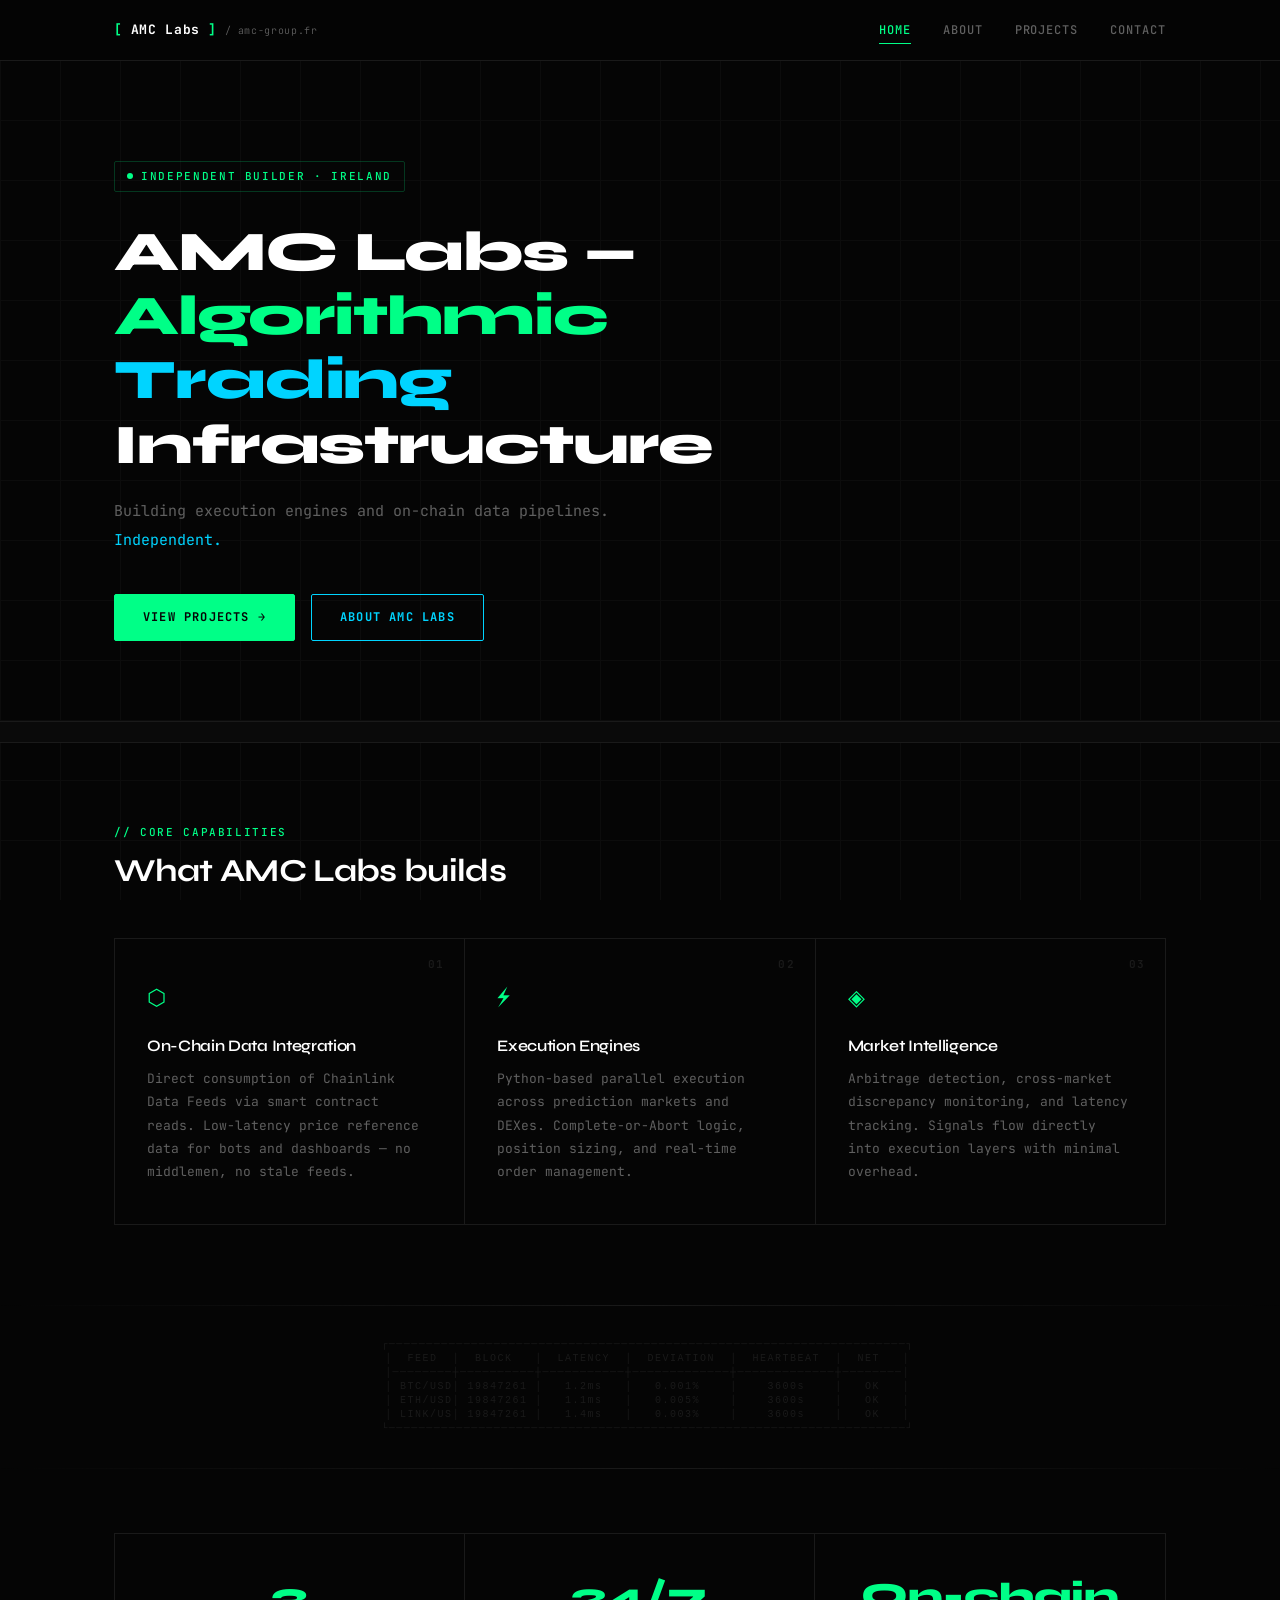
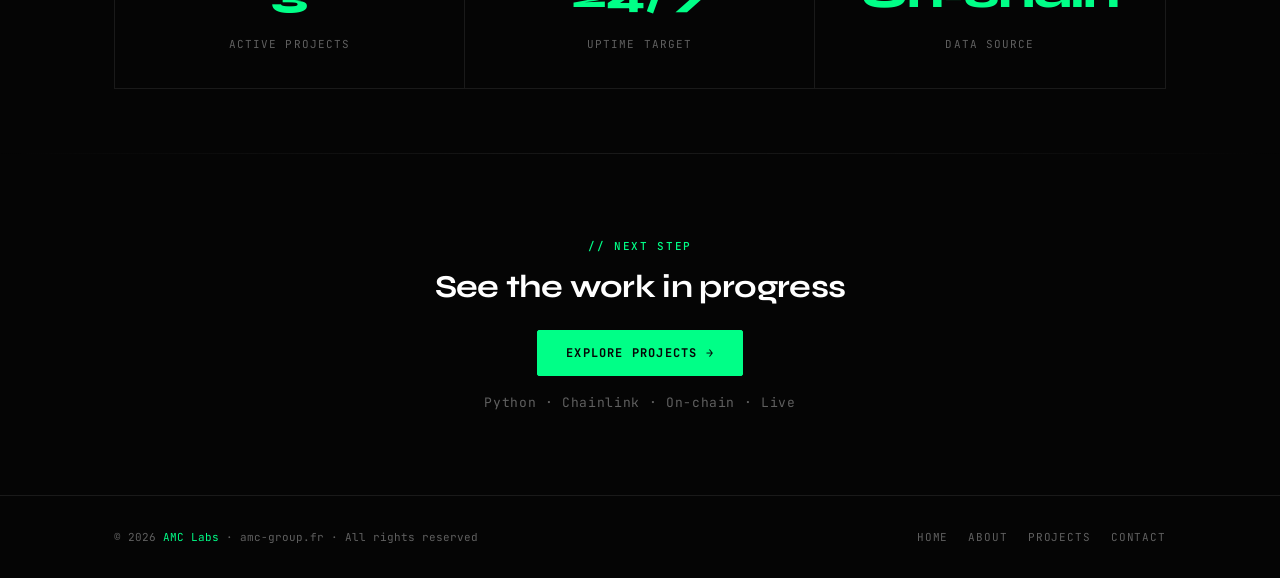
<file: index.html>
<!DOCTYPE html>
<html lang="en">
<head>
  <meta charset="UTF-8" />
  <meta name="viewport" content="width=device-width, initial-scale=1.0" />
  <meta name="description" content="AMC Labs — Algorithmic trading infrastructure. Building execution engines and on-chain data pipelines. Independent." />
  <meta name="keywords" content="algorithmic trading, on-chain data, Chainlink, execution engine, quant, AMC Labs" />
  <meta name="author" content="AMC Labs" />
  <meta property="og:title" content="AMC Labs — Algorithmic Trading Infrastructure" />
  <meta property="og:description" content="Building execution engines and on-chain data pipelines. Independent." />
  <meta property="og:type" content="website" />
  <title>AMC Labs — Algorithmic Trading Infrastructure</title>
  <link rel="stylesheet" href="styles.css" />
  <style>
    /* ── Index-specific styles ─── */

    /* Hero */
    .hero {
      padding: 100px 0 80px;
      position: relative;
      overflow: hidden;
    }

    .hero-tag {
      display: inline-flex;
      align-items: center;
      gap: 8px;
      font-size: 11px;
      font-weight: 500;
      letter-spacing: 0.15em;
      text-transform: uppercase;
      color: var(--green);
      border: 1px solid rgba(0, 255, 135, 0.2);
      padding: 5px 12px;
      border-radius: 2px;
      margin-bottom: 28px;
    }

    .hero-tag .dot {
      width: 6px;
      height: 6px;
      border-radius: 50%;
      background: var(--green);
      animation: pulse 1.5s ease-in-out infinite;
    }

    .hero h1 {
      max-width: 700px;
      margin-bottom: 20px;
    }

    .hero h1 .accent-green { color: var(--green); }
    .hero h1 .accent-cyan  { color: var(--cyan); }

    .hero-tagline {
      font-family: var(--font-mono);
      font-size: 15px;
      color: var(--text-dim);
      max-width: 540px;
      margin-bottom: 40px;
      line-height: 1.9;
    }

    .hero-tagline strong {
      color: var(--cyan);
      font-weight: 400;
    }

    .hero-actions {
      display: flex;
      align-items: center;
      gap: 16px;
      flex-wrap: wrap;
    }

    .hero-meta {
      font-size: 11px;
      color: var(--text-dim);
      letter-spacing: 0.08em;
    }

    /* ASCII Ticker / data decoration */
    .data-strip {
      border-top: 1px solid var(--border);
      border-bottom: 1px solid var(--border);
      background: var(--bg-2);
      overflow: hidden;
      padding: 10px 0;
      position: relative;
    }

    .ticker-track {
      display: flex;
      gap: 0;
      animation: ticker 28s linear infinite;
      white-space: nowrap;
    }

    .ticker-track:hover { animation-play-state: paused; }

    @keyframes ticker {
      0%   { transform: translateX(0); }
      100% { transform: translateX(-50%); }
    }

    .ticker-item {
      display: inline-flex;
      align-items: center;
      gap: 8px;
      padding: 0 28px;
      font-size: 11px;
      font-weight: 500;
      letter-spacing: 0.05em;
      color: var(--text-dim);
      border-right: 1px solid var(--border);
    }

    .ticker-item .sym   { color: #fff; font-weight: 700; }
    .ticker-item .up    { color: var(--green); }
    .ticker-item .down  { color: #ff4d6d; }
    .ticker-item .delta { font-size: 10px; }

    /* Features */
    .features {
      padding: 80px 0;
    }

    .features-grid {
      display: grid;
      grid-template-columns: repeat(3, 1fr);
      gap: 1px;
      background: var(--border);
      border: 1px solid var(--border);
    }

    .feature-block {
      background: var(--bg);
      padding: 40px 32px;
      position: relative;
      transition: background var(--transition);
    }

    .feature-block:hover {
      background: var(--bg-2);
    }

    .feature-icon {
      font-family: var(--font-mono);
      font-size: 22px;
      margin-bottom: 20px;
      display: block;
      color: var(--green);
    }

    .feature-block h3 {
      margin-bottom: 12px;
      font-size: 1rem;
    }

    .feature-block p {
      font-size: 13px;
      color: var(--text-dim);
      line-height: 1.8;
    }

    .feature-num {
      position: absolute;
      top: 16px;
      right: 20px;
      font-size: 11px;
      color: var(--border);
      font-weight: 700;
      letter-spacing: 0.1em;
    }

    /* ASCII grid decoration */
    .ascii-deco {
      font-family: var(--font-mono);
      font-size: 10px;
      line-height: 1.4;
      color: var(--border);
      user-select: none;
      pointer-events: none;
      overflow: hidden;
      padding: 32px 0;
      text-align: center;
      letter-spacing: 0.15em;
    }

    /* CTA section */
    .cta-section {
      padding: 80px 0;
      text-align: center;
    }

    .cta-section p {
      font-size: 13px;
      color: var(--text-dim);
      margin-top: 16px;
      letter-spacing: 0.05em;
    }

    /* Stats row */
    .stats-row {
      display: grid;
      grid-template-columns: repeat(3, 1fr);
      border: 1px solid var(--border);
    }

    .stat-item {
      padding: 32px;
      border-right: 1px solid var(--border);
      text-align: center;
    }

    .stat-item:last-child { border-right: none; }

    .stat-value {
      font-family: var(--font-head);
      font-size: 2.2rem;
      font-weight: 800;
      color: var(--green);
      display: block;
      margin-bottom: 6px;
    }

    .stat-label {
      font-size: 11px;
      color: var(--text-dim);
      letter-spacing: 0.1em;
      text-transform: uppercase;
    }

    @media (max-width: 768px) {
      .hero { padding: 64px 0 56px; }

      .features-grid {
        grid-template-columns: 1fr;
      }

      .stats-row {
        grid-template-columns: 1fr;
      }

      .stat-item {
        border-right: none;
        border-bottom: 1px solid var(--border);
      }

      .stat-item:last-child { border-bottom: none; }

      .ascii-deco { display: none; }
    }
  </style>
</head>
<body>

<!-- ── Header ────────────────────────────────────────────── -->
<header class="site-header">
  <div class="container header-inner">
    <a href="index.html" class="logo">
      <span class="logo-bracket">[</span>AMC Labs<span class="logo-bracket">]</span>
      <span class="logo-sub">/ amc-group.fr</span>
    </a>
    <nav class="site-nav" id="site-nav" aria-label="Main navigation">
      <a href="index.html" class="active">Home</a>
      <a href="about.html">About</a>
      <a href="projects.html">Projects</a>
      <a href="contact.html">Contact</a>
    </nav>
    <button class="nav-toggle" id="nav-toggle" aria-label="Toggle navigation" aria-expanded="false">
      <span></span><span></span><span></span>
    </button>
  </div>
</header>

<!-- ── Main ──────────────────────────────────────────────── -->
<main>

  <!-- Hero -->
  <section class="hero">
    <div class="container">
      <div class="hero-tag">
        <span class="dot"></span>
        Independent Builder · Ireland
      </div>
      <h1>AMC Labs —<br><span class="accent-green">Algorithmic</span> <span class="accent-cyan">Trading</span><br>Infrastructure</h1>
      <p class="hero-tagline">
        Building execution engines and on-chain data pipelines.<br>
        <strong>Independent.</strong>
      </p>
      <div class="hero-actions">
        <a href="projects.html" class="btn btn-primary">View Projects &rarr;</a>
        <a href="about.html" class="btn btn-outline">About AMC Labs</a>
      </div>
    </div>
  </section>

  <!-- Live Ticker -->
  <div class="data-strip" aria-hidden="true">
    <div class="ticker-track" id="ticker">
      <!-- populated dynamically by ticker.js -->
    </div>
  </div>

  <!-- Features -->
  <section class="features">
    <div class="container">
      <div class="section-header">
        <span class="label">// core capabilities</span>
        <h2>What AMC Labs builds</h2>
      </div>

      <div class="features-grid">
        <div class="feature-block">
          <span class="feature-num">01</span>
          <span class="feature-icon">⬡</span>
          <h3>On-Chain Data Integration</h3>
          <p>Direct consumption of Chainlink Data Feeds via smart contract reads. Low-latency price reference data for bots and dashboards — no middlemen, no stale feeds.</p>
        </div>
        <div class="feature-block">
          <span class="feature-num">02</span>
          <span class="feature-icon">⚡</span>
          <h3>Execution Engines</h3>
          <p>Python-based parallel execution across prediction markets and DEXes. Complete-or-Abort logic, position sizing, and real-time order management.</p>
        </div>
        <div class="feature-block">
          <span class="feature-num">03</span>
          <span class="feature-icon">◈</span>
          <h3>Market Intelligence</h3>
          <p>Arbitrage detection, cross-market discrepancy monitoring, and latency tracking. Signals flow directly into execution layers with minimal overhead.</p>
        </div>
      </div>
    </div>
  </section>

  <div class="divider"></div>

  <!-- ASCII decoration -->
  <div class="ascii-deco" aria-hidden="true">
    <pre>
  ┌─────────────────────────────────────────────────────────────────────┐
  │  FEED  │  BLOCK   │  LATENCY  │  DEVIATION  │  HEARTBEAT  │  NET   │
  │────────┼──────────┼───────────┼─────────────┼─────────────┼────────│
  │ BTC/USD│ 19847261 │   1.2ms   │   0.001%    │    3600s    │   OK   │
  │ ETH/USD│ 19847261 │   1.1ms   │   0.005%    │    3600s    │   OK   │
  │ LINK/US│ 19847261 │   1.4ms   │   0.003%    │    3600s    │   OK   │
  └─────────────────────────────────────────────────────────────────────┘</pre>
  </div>

  <div class="divider"></div>

  <!-- Stats -->
  <section style="padding: 64px 0;">
    <div class="container">
      <div class="stats-row">
        <div class="stat-item">
          <span class="stat-value">3</span>
          <span class="stat-label">Active Projects</span>
        </div>
        <div class="stat-item">
          <span class="stat-value">24/7</span>
          <span class="stat-label">Uptime Target</span>
        </div>
        <div class="stat-item">
          <span class="stat-value">On-chain</span>
          <span class="stat-label">Data Source</span>
        </div>
      </div>
    </div>
  </section>

  <div class="divider"></div>

  <!-- CTA -->
  <section class="cta-section">
    <div class="container">
      <span class="label">// next step</span>
      <h2 style="margin-top: 12px; margin-bottom: 24px;">See the work in progress</h2>
      <a href="projects.html" class="btn btn-primary">Explore Projects &rarr;</a>
      <p>Python · Chainlink · On-chain · Live</p>
    </div>
  </section>

</main>

<!-- ── Footer ────────────────────────────────────────────── -->
<footer class="site-footer">
  <div class="container footer-inner">
    <p class="footer-copy">&copy; 2026 <span>AMC Labs</span> · amc-group.fr · All rights reserved</p>
    <nav class="footer-links" aria-label="Footer navigation">
      <a href="index.html">Home</a>
      <a href="about.html">About</a>
      <a href="projects.html">Projects</a>
      <a href="contact.html">Contact</a>
    </nav>
  </div>
</footer>

<script>
  // Mobile nav toggle
  const toggle = document.getElementById('nav-toggle');
  const nav    = document.getElementById('site-nav');
  toggle.addEventListener('click', () => {
    const open = nav.classList.toggle('open');
    toggle.setAttribute('aria-expanded', open);
  });

  // Close nav on link click
  nav.querySelectorAll('a').forEach(a => {
    a.addEventListener('click', () => {
      nav.classList.remove('open');
      toggle.setAttribute('aria-expanded', 'false');
    });
  });
</script>

<script>
  // ── Live Crypto Ticker (Binance public API — no key required) ──
  (function () {
    const COINS = [
      { pair: 'BTCUSDT',  sym: 'BTC/USD' },
      { pair: 'ETHUSDT',  sym: 'ETH/USD' },
      { pair: 'LINKUSDT', sym: 'LINK/USD' },
      { pair: 'SOLUSDT',  sym: 'SOL/USD' },
      { pair: 'AVAXUSDT', sym: 'AVAX/USD' },
      { pair: 'ARBUSDT',  sym: 'ARB/USD' },
      { pair: 'DOGEUSDT', sym: 'DOGE/USD' },
      { pair: 'MATICUSDT',sym: 'POL/USD' },
    ];

    const SYMBOLS = JSON.stringify(COINS.map(c => c.pair));
    const API = 'https://api.binance.com/api/v3/ticker/24hr?symbols=' + encodeURIComponent(SYMBOLS);

    function fmt(price) {
      const p = parseFloat(price);
      if (p >= 1000) return p.toLocaleString('en-US', { minimumFractionDigits: 2, maximumFractionDigits: 2 });
      if (p >= 1)    return p.toFixed(4);
      return p.toFixed(6);
    }

    function buildItems(rows) {
      const map = {};
      rows.forEach(r => { map[r.symbol] = r; });
      return COINS.map(coin => {
        const r = map[coin.pair];
        if (!r) return '';
        const change = parseFloat(r.priceChangePercent);
        const up     = change >= 0;
        const arrow  = up ? '▲' : '▼';
        const cls    = up ? 'up' : 'down';
        const sign   = up ? '+' : '';
        return `<span class="ticker-item">`
          + `<span class="sym">${coin.sym}</span>`
          + `<span class="${cls}">${arrow} ${fmt(r.lastPrice)}</span>`
          + `<span class="delta ${cls}">${sign}${change.toFixed(2)}%</span>`
          + `</span>`;
      }).join('');
    }

    function renderTicker(rows) {
      const track = document.getElementById('ticker');
      if (!track) return;
      const items = buildItems(rows);
      if (!items) return;
      track.innerHTML = items + items; // duplicate for seamless CSS loop
    }

    let lastFetch = 0;

    async function fetchPrices() {
      const now = Date.now();
      if (now - lastFetch < 55_000) return;
      lastFetch = now;
      try {
        const res = await fetch(API);
        if (!res.ok) return;
        const data = await res.json();
        renderTicker(data);
      } catch (_) { /* network error — keep previous data */ }
    }

    fetchPrices();
    setInterval(fetchPrices, 60_000);
    document.addEventListener('visibilitychange', () => {
      if (document.visibilityState === 'visible') fetchPrices();
    });
  })();
</script>
</body>
</html>
</file>
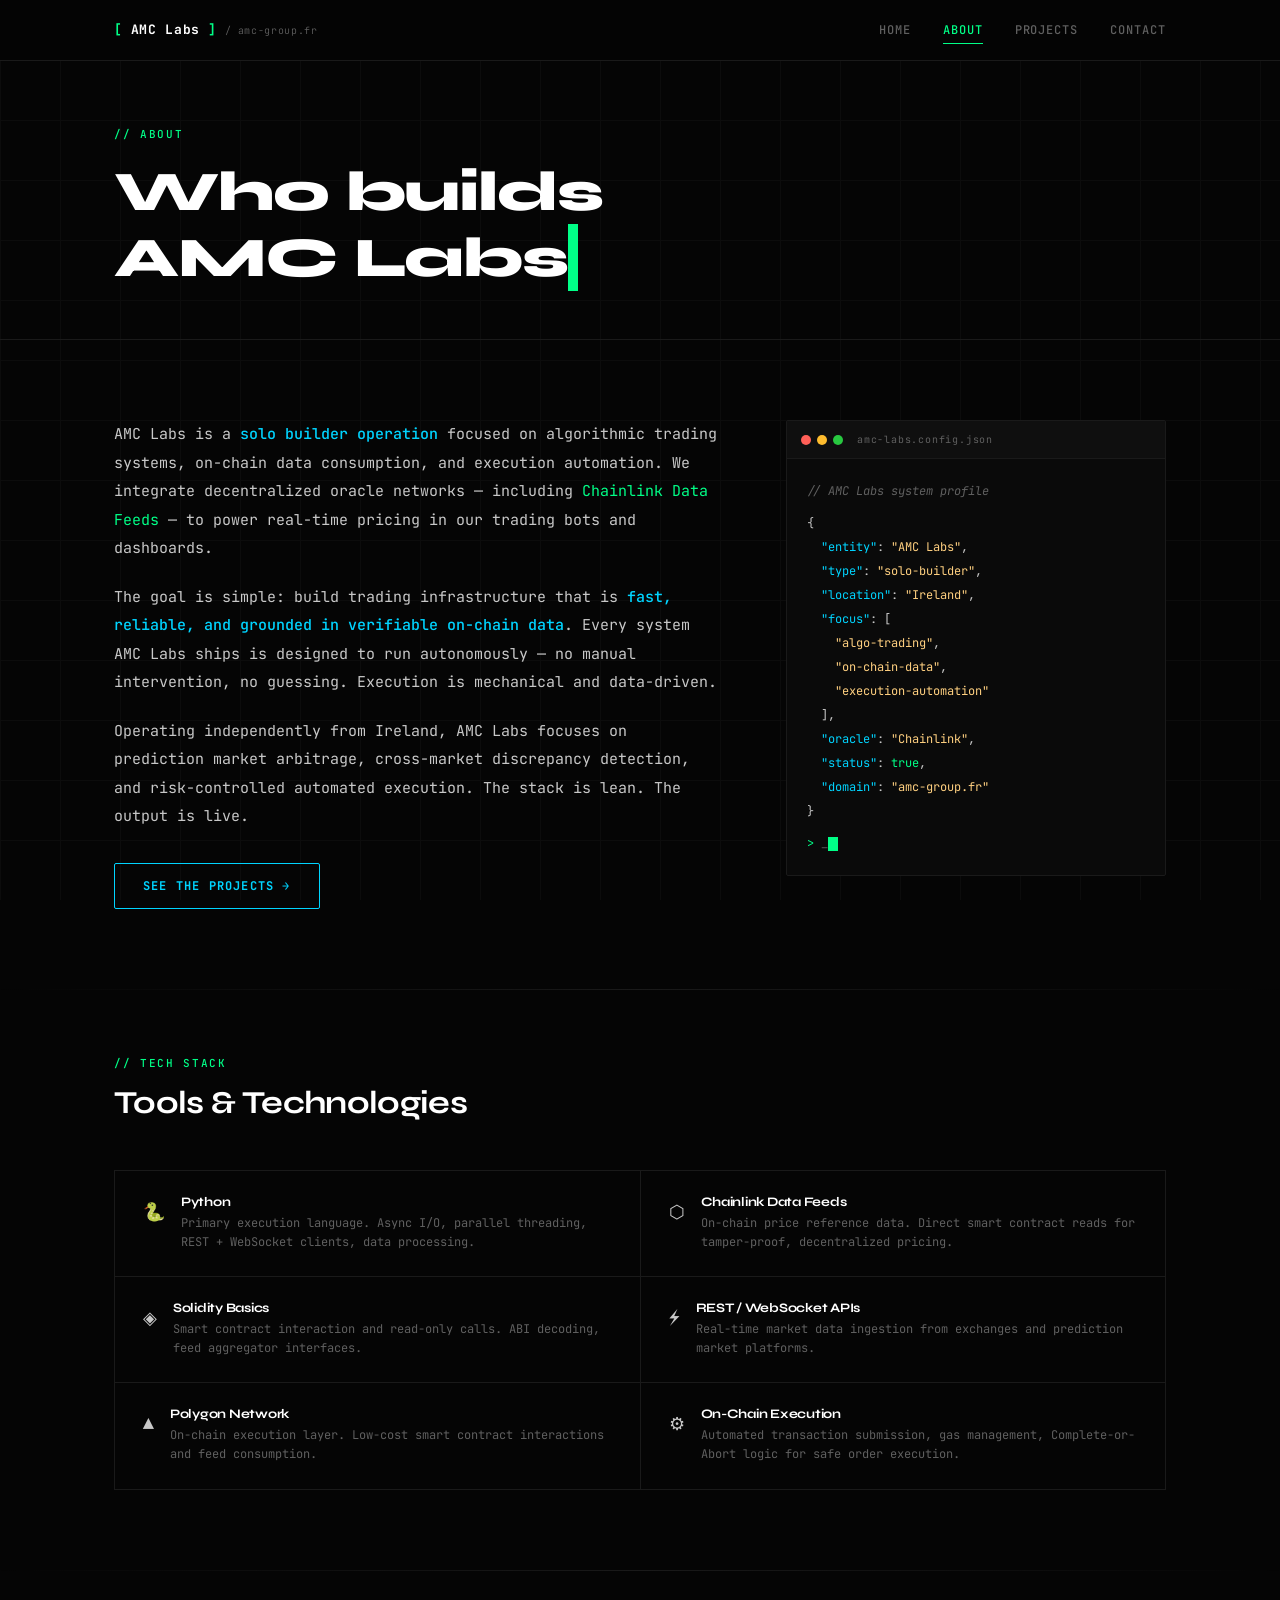
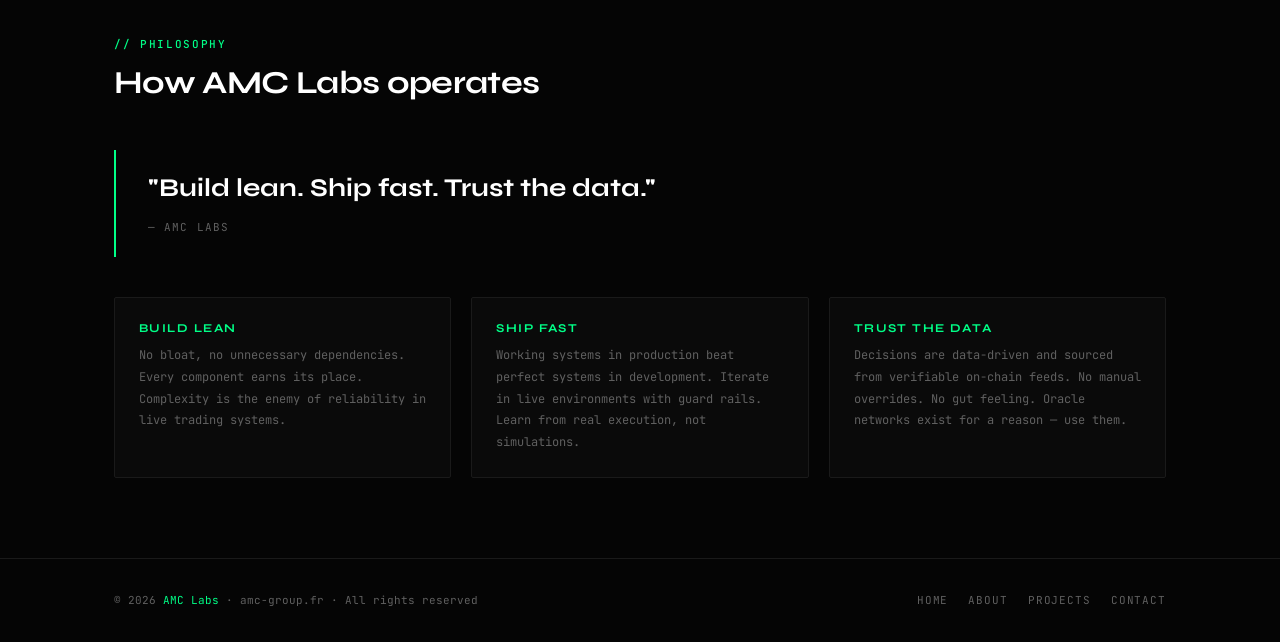
<file: about.html>
<!DOCTYPE html>
<html lang="en">
<head>
  <meta charset="UTF-8" />
  <meta name="viewport" content="width=device-width, initial-scale=1.0" />
  <meta name="description" content="AMC Labs — Solo builder operation focused on algorithmic trading systems, on-chain data, and execution automation." />
  <meta name="author" content="AMC Labs" />
  <meta property="og:title" content="About — AMC Labs" />
  <meta property="og:description" content="Solo builder. Algorithmic trading systems, on-chain data, execution automation." />
  <meta property="og:type" content="website" />
  <title>About — AMC Labs</title>
  <link rel="stylesheet" href="styles.css" />
  <style>
    /* ── About-specific styles ─── */

    .bio-section {
      padding: 80px 0;
    }

    .bio-grid {
      display: grid;
      grid-template-columns: 1fr 380px;
      gap: 64px;
      align-items: start;
    }

    .bio-text p {
      font-size: 15px;
      line-height: 1.9;
      color: var(--text);
      margin-bottom: 20px;
    }

    .bio-text p:last-child { margin-bottom: 0; }

    .bio-text strong {
      color: var(--cyan);
      font-weight: 500;
    }

    .bio-text em {
      color: var(--green);
      font-style: normal;
    }

    /* Terminal bio card */
    .terminal-card {
      background: var(--bg-2);
      border: 1px solid var(--border);
      border-radius: 2px;
      overflow: hidden;
      font-size: 12px;
    }

    .terminal-bar {
      display: flex;
      align-items: center;
      gap: 6px;
      background: var(--bg-3);
      border-bottom: 1px solid var(--border);
      padding: 10px 14px;
    }

    .term-dot {
      width: 10px;
      height: 10px;
      border-radius: 50%;
    }

    .term-dot-r { background: #ff5f57; }
    .term-dot-y { background: #febc2e; }
    .term-dot-g { background: #28c840; }

    .terminal-bar span.term-title {
      margin-left: 8px;
      font-size: 10px;
      color: var(--text-dim);
      letter-spacing: 0.08em;
    }

    .terminal-body {
      padding: 20px;
      line-height: 2;
    }

    .t-line { display: block; }

    .t-key  { color: var(--cyan); }
    .t-val  { color: var(--green); }
    .t-str  { color: #ffd080; }
    .t-com  { color: var(--text-dim); font-style: italic; }
    .t-br   { display: block; height: 8px; }

    /* Stack section */
    .stack-section {
      padding: 0 0 80px;
    }

    .stack-grid {
      display: grid;
      grid-template-columns: repeat(2, 1fr);
      gap: 1px;
      background: var(--border);
      border: 1px solid var(--border);
    }

    .stack-item {
      background: var(--bg);
      padding: 24px 28px;
      display: flex;
      align-items: flex-start;
      gap: 16px;
      transition: background var(--transition);
    }

    .stack-item:hover { background: var(--bg-2); }

    .stack-icon {
      font-size: 18px;
      flex-shrink: 0;
      margin-top: 2px;
    }

    .stack-info h4 {
      font-size: 13px;
      font-weight: 700;
      color: #fff;
      margin-bottom: 4px;
    }

    .stack-info p {
      font-size: 12px;
      color: var(--text-dim);
      line-height: 1.6;
    }

    /* Philosophy */
    .philosophy-section {
      padding: 0 0 80px;
    }

    .philosophy-quote {
      border-left: 2px solid var(--green);
      padding: 20px 0 20px 32px;
      margin: 32px 0;
    }

    .philosophy-quote p {
      font-family: var(--font-head);
      font-size: clamp(1.2rem, 2.5vw, 1.6rem);
      font-weight: 700;
      color: #fff;
      line-height: 1.4;
    }

    .philosophy-quote cite {
      display: block;
      margin-top: 12px;
      font-style: normal;
      font-size: 11px;
      color: var(--text-dim);
      letter-spacing: 0.1em;
      text-transform: uppercase;
    }

    .philosophy-body {
      display: grid;
      grid-template-columns: repeat(3, 1fr);
      gap: 20px;
      margin-top: 40px;
    }

    .phil-card {
      background: var(--bg-2);
      border: 1px solid var(--border);
      padding: 24px;
      border-radius: 2px;
    }

    .phil-card h4 {
      font-size: 12px;
      letter-spacing: 0.12em;
      text-transform: uppercase;
      color: var(--green);
      margin-bottom: 10px;
    }

    .phil-card p {
      font-size: 12px;
      color: var(--text-dim);
      line-height: 1.8;
    }

    @media (max-width: 900px) {
      .bio-grid {
        grid-template-columns: 1fr;
        gap: 40px;
      }
    }

    @media (max-width: 768px) {
      .stack-grid { grid-template-columns: 1fr; }
      .philosophy-body { grid-template-columns: 1fr; }
    }
  </style>
</head>
<body>

<!-- ── Header ────────────────────────────────────────────── -->
<header class="site-header">
  <div class="container header-inner">
    <a href="index.html" class="logo">
      <span class="logo-bracket">[</span>AMC Labs<span class="logo-bracket">]</span>
      <span class="logo-sub">/ amc-group.fr</span>
    </a>
    <nav class="site-nav" id="site-nav" aria-label="Main navigation">
      <a href="index.html">Home</a>
      <a href="about.html" class="active">About</a>
      <a href="projects.html">Projects</a>
      <a href="contact.html">Contact</a>
    </nav>
    <button class="nav-toggle" id="nav-toggle" aria-label="Toggle navigation" aria-expanded="false">
      <span></span><span></span><span></span>
    </button>
  </div>
</header>

<!-- ── Main ──────────────────────────────────────────────── -->
<main>

  <!-- Page Hero -->
  <section class="page-hero">
    <div class="container">
      <span class="label">// about</span>
      <h1>Who builds<br>AMC Labs<span class="cursor"></span></h1>
    </div>
  </section>

  <!-- Bio -->
  <section class="bio-section">
    <div class="container">
      <div class="bio-grid">
        <div class="bio-text">
          <p>
            AMC Labs is a <strong>solo builder operation</strong> focused on algorithmic trading systems,
            on-chain data consumption, and execution automation. We integrate decentralized oracle networks —
            including <em>Chainlink Data Feeds</em> — to power real-time pricing in our trading bots
            and dashboards.
          </p>
          <p>
            The goal is simple: build trading infrastructure that is <strong>fast, reliable, and grounded
            in verifiable on-chain data</strong>. Every system AMC Labs ships is designed to run
            autonomously — no manual intervention, no guessing. Execution is mechanical and data-driven.
          </p>
          <p>
            Operating independently from Ireland, AMC Labs focuses on prediction market arbitrage,
            cross-market discrepancy detection, and risk-controlled automated execution. The stack is
            lean. The output is live.
          </p>
          <div style="margin-top: 32px;">
            <a href="projects.html" class="btn btn-outline">See the projects &rarr;</a>
          </div>
        </div>

        <!-- Terminal card -->
        <div class="terminal-card" aria-hidden="true">
          <div class="terminal-bar">
            <span class="term-dot term-dot-r"></span>
            <span class="term-dot term-dot-y"></span>
            <span class="term-dot term-dot-g"></span>
            <span class="term-title">amc-labs.config.json</span>
          </div>
          <div class="terminal-body">
            <span class="t-line"><span class="t-com">// AMC Labs system profile</span></span>
            <span class="t-br"></span>
            <span class="t-line">{</span>
            <span class="t-line">&nbsp;&nbsp;<span class="t-key">"entity"</span>: <span class="t-str">"AMC Labs"</span>,</span>
            <span class="t-line">&nbsp;&nbsp;<span class="t-key">"type"</span>: <span class="t-str">"solo-builder"</span>,</span>
            <span class="t-line">&nbsp;&nbsp;<span class="t-key">"location"</span>: <span class="t-str">"Ireland"</span>,</span>
            <span class="t-line">&nbsp;&nbsp;<span class="t-key">"focus"</span>: [</span>
            <span class="t-line">&nbsp;&nbsp;&nbsp;&nbsp;<span class="t-str">"algo-trading"</span>,</span>
            <span class="t-line">&nbsp;&nbsp;&nbsp;&nbsp;<span class="t-str">"on-chain-data"</span>,</span>
            <span class="t-line">&nbsp;&nbsp;&nbsp;&nbsp;<span class="t-str">"execution-automation"</span></span>
            <span class="t-line">&nbsp;&nbsp;],</span>
            <span class="t-line">&nbsp;&nbsp;<span class="t-key">"oracle"</span>: <span class="t-str">"Chainlink"</span>,</span>
            <span class="t-line">&nbsp;&nbsp;<span class="t-key">"status"</span>: <span class="t-val">true</span>,</span>
            <span class="t-line">&nbsp;&nbsp;<span class="t-key">"domain"</span>: <span class="t-str">"amc-group.fr"</span></span>
            <span class="t-line">}</span>
            <span class="t-br"></span>
            <span class="t-line"><span class="prompt" style="color:var(--text-dim)">_</span><span class="cursor"></span></span>
          </div>
        </div>
      </div>
    </div>
  </section>

  <div class="divider"></div>

  <!-- Stack -->
  <section class="stack-section">
    <div class="container">
      <div class="section-header" style="padding-top: 64px;">
        <span class="label">// tech stack</span>
        <h2>Tools &amp; Technologies</h2>
      </div>

      <div class="stack-grid">
        <div class="stack-item">
          <span class="stack-icon">🐍</span>
          <div class="stack-info">
            <h4>Python</h4>
            <p>Primary execution language. Async I/O, parallel threading, REST + WebSocket clients, data processing.</p>
          </div>
        </div>
        <div class="stack-item">
          <span class="stack-icon">⬡</span>
          <div class="stack-info">
            <h4>Chainlink Data Feeds</h4>
            <p>On-chain price reference data. Direct smart contract reads for tamper-proof, decentralized pricing.</p>
          </div>
        </div>
        <div class="stack-item">
          <span class="stack-icon">◈</span>
          <div class="stack-info">
            <h4>Solidity Basics</h4>
            <p>Smart contract interaction and read-only calls. ABI decoding, feed aggregator interfaces.</p>
          </div>
        </div>
        <div class="stack-item">
          <span class="stack-icon">⚡</span>
          <div class="stack-info">
            <h4>REST / WebSocket APIs</h4>
            <p>Real-time market data ingestion from exchanges and prediction market platforms.</p>
          </div>
        </div>
        <div class="stack-item">
          <span class="stack-icon">▲</span>
          <div class="stack-info">
            <h4>Polygon Network</h4>
            <p>On-chain execution layer. Low-cost smart contract interactions and feed consumption.</p>
          </div>
        </div>
        <div class="stack-item">
          <span class="stack-icon">⚙</span>
          <div class="stack-info">
            <h4>On-Chain Execution</h4>
            <p>Automated transaction submission, gas management, Complete-or-Abort logic for safe order execution.</p>
          </div>
        </div>
      </div>
    </div>
  </section>

  <div class="divider"></div>

  <!-- Philosophy -->
  <section class="philosophy-section">
    <div class="container">
      <div class="section-header" style="padding-top: 64px;">
        <span class="label">// philosophy</span>
        <h2>How AMC Labs operates</h2>
      </div>

      <div class="philosophy-quote">
        <p>"Build lean. Ship fast. Trust the data."</p>
        <cite>— AMC Labs</cite>
      </div>

      <div class="philosophy-body">
        <div class="phil-card">
          <h4>Build Lean</h4>
          <p>No bloat, no unnecessary dependencies. Every component earns its place. Complexity is the enemy of reliability in live trading systems.</p>
        </div>
        <div class="phil-card">
          <h4>Ship Fast</h4>
          <p>Working systems in production beat perfect systems in development. Iterate in live environments with guard rails. Learn from real execution, not simulations.</p>
        </div>
        <div class="phil-card">
          <h4>Trust the Data</h4>
          <p>Decisions are data-driven and sourced from verifiable on-chain feeds. No manual overrides. No gut feeling. Oracle networks exist for a reason — use them.</p>
        </div>
      </div>
    </div>
  </section>

</main>

<!-- ── Footer ────────────────────────────────────────────── -->
<footer class="site-footer">
  <div class="container footer-inner">
    <p class="footer-copy">&copy; 2026 <span>AMC Labs</span> · amc-group.fr · All rights reserved</p>
    <nav class="footer-links" aria-label="Footer navigation">
      <a href="index.html">Home</a>
      <a href="about.html">About</a>
      <a href="projects.html">Projects</a>
      <a href="contact.html">Contact</a>
    </nav>
  </div>
</footer>

<script>
  const toggle = document.getElementById('nav-toggle');
  const nav    = document.getElementById('site-nav');
  toggle.addEventListener('click', () => {
    const open = nav.classList.toggle('open');
    toggle.setAttribute('aria-expanded', open);
  });
  nav.querySelectorAll('a').forEach(a => {
    a.addEventListener('click', () => {
      nav.classList.remove('open');
      toggle.setAttribute('aria-expanded', 'false');
    });
  });
</script>
</body>
</html>
</file>
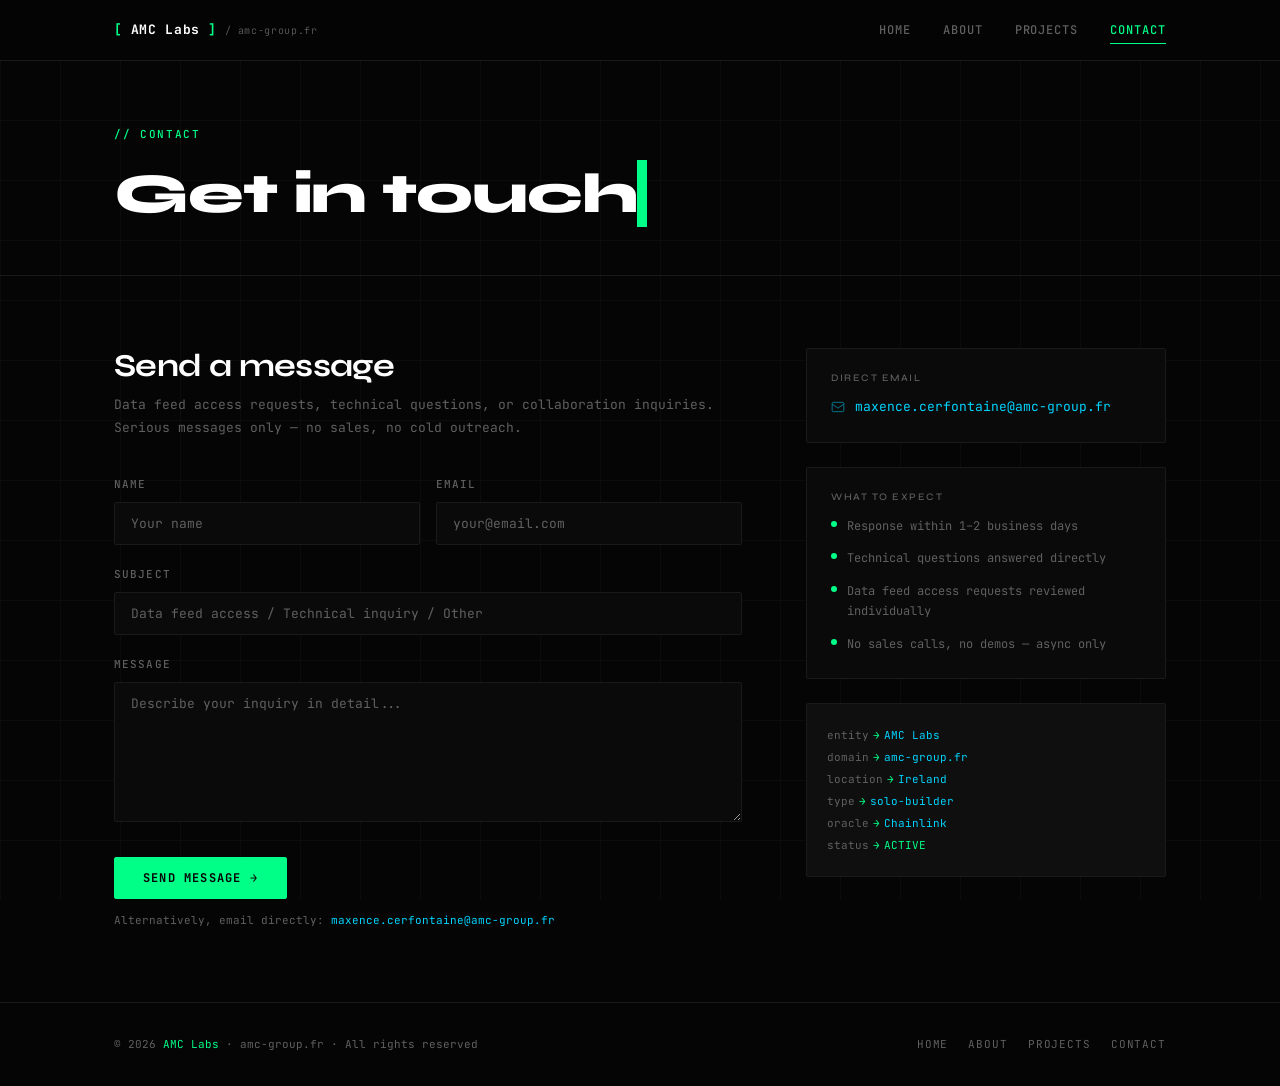
<file: contact.html>
<!DOCTYPE html>
<html lang="en">
<head>
  <meta charset="UTF-8" />
  <meta name="viewport" content="width=device-width, initial-scale=1.0" />
  <meta name="description" content="Contact AMC Labs — algorithmic trading infrastructure. Data feed access, technical questions, collaboration." />
  <meta name="author" content="AMC Labs" />
  <meta property="og:title" content="Contact — AMC Labs" />
  <meta property="og:description" content="Get in touch with AMC Labs for data feed access requests, technical questions, or collaboration." />
  <meta property="og:type" content="website" />
  <title>Contact — AMC Labs</title>
  <link rel="stylesheet" href="styles.css" />
  <style>
    /* ── Contact-specific styles ─── */

    .contact-section {
      padding: 72px 0;
    }

    .contact-grid {
      display: grid;
      grid-template-columns: 1fr 360px;
      gap: 64px;
      align-items: start;
    }

    /* Form */
    .contact-form-wrap h2 {
      margin-bottom: 8px;
    }

    .contact-form-wrap .sub {
      font-size: 13px;
      color: var(--text-dim);
      margin-bottom: 36px;
      line-height: 1.8;
    }

    .contact-form {
      display: flex;
      flex-direction: column;
    }

    .form-row {
      display: grid;
      grid-template-columns: 1fr 1fr;
      gap: 16px;
    }

    .form-submit {
      margin-top: 8px;
    }

    .form-note {
      margin-top: 12px;
      font-size: 11px;
      color: var(--text-dim);
      line-height: 1.7;
    }

    /* Form feedback */
    .form-feedback {
      display: none;
      margin-top: 16px;
      padding: 14px 18px;
      border-radius: 2px;
      font-size: 12px;
      line-height: 1.7;
    }

    .form-feedback.success {
      display: block;
      background: rgba(0, 255, 135, 0.06);
      border: 1px solid rgba(0, 255, 135, 0.2);
      color: var(--green);
    }

    .form-feedback.error {
      display: block;
      background: rgba(255, 77, 109, 0.06);
      border: 1px solid rgba(255, 77, 109, 0.2);
      color: #ff4d6d;
    }

    /* Info sidebar */
    .contact-info {
      display: flex;
      flex-direction: column;
      gap: 24px;
    }

    .info-block {
      background: var(--bg-2);
      border: 1px solid var(--border);
      border-radius: 2px;
      padding: 24px;
    }

    .info-block h4 {
      font-size: 10px;
      font-weight: 500;
      letter-spacing: 0.15em;
      text-transform: uppercase;
      color: var(--text-dim);
      margin-bottom: 12px;
    }

    .info-email {
      display: flex;
      align-items: center;
      gap: 10px;
      font-size: 13px;
      color: var(--cyan);
      word-break: break-all;
    }

    .info-email svg {
      flex-shrink: 0;
      opacity: 0.6;
    }

    .info-item {
      display: flex;
      align-items: flex-start;
      gap: 10px;
      margin-bottom: 12px;
      font-size: 12px;
      color: var(--text-dim);
      line-height: 1.7;
    }

    .info-item:last-child { margin-bottom: 0; }

    .info-item .dot {
      width: 6px;
      height: 6px;
      border-radius: 50%;
      background: var(--green);
      flex-shrink: 0;
      margin-top: 5px;
    }

    /* Terminal receipt */
    .terminal-receipt {
      background: var(--bg-3);
      border: 1px solid var(--border);
      border-radius: 2px;
      padding: 20px;
      font-size: 11px;
      line-height: 2;
    }

    .tr-key   { color: var(--text-dim); }
    .tr-val   { color: var(--cyan); }
    .tr-arrow { color: var(--green); margin: 0 4px; }
    .tr-ok    { color: var(--green); }

    @media (max-width: 900px) {
      .contact-grid {
        grid-template-columns: 1fr;
        gap: 40px;
      }
      .contact-info { order: -1; }
    }

    @media (max-width: 600px) {
      .form-row { grid-template-columns: 1fr; }
    }
  </style>
</head>
<body>

<!-- ── Header ────────────────────────────────────────────── -->
<header class="site-header">
  <div class="container header-inner">
    <a href="index.html" class="logo">
      <span class="logo-bracket">[</span>AMC Labs<span class="logo-bracket">]</span>
      <span class="logo-sub">/ amc-group.fr</span>
    </a>
    <nav class="site-nav" id="site-nav" aria-label="Main navigation">
      <a href="index.html">Home</a>
      <a href="about.html">About</a>
      <a href="projects.html">Projects</a>
      <a href="contact.html" class="active">Contact</a>
    </nav>
    <button class="nav-toggle" id="nav-toggle" aria-label="Toggle navigation" aria-expanded="false">
      <span></span><span></span><span></span>
    </button>
  </div>
</header>

<!-- ── Main ──────────────────────────────────────────────── -->
<main>

  <!-- Page Hero -->
  <section class="page-hero">
    <div class="container">
      <span class="label">// contact</span>
      <h1>Get in touch<span class="cursor"></span></h1>
    </div>
  </section>

  <section class="contact-section">
    <div class="container">
      <div class="contact-grid">

        <!-- Form -->
        <div class="contact-form-wrap">
          <h2>Send a message</h2>
          <p class="sub">
            Data feed access requests, technical questions, or collaboration inquiries.
            Serious messages only — no sales, no cold outreach.
          </p>

          <form
            class="contact-form"
            id="contact-form"
            action="https://formspree.io/f/xpzvgjze"
            method="POST"
          >
            <div class="form-row">
              <div class="form-group">
                <label for="name">Name</label>
                <input
                  type="text"
                  id="name"
                  name="name"
                  placeholder="Your name"
                  required
                  autocomplete="name"
                />
              </div>
              <div class="form-group">
                <label for="email">Email</label>
                <input
                  type="email"
                  id="email"
                  name="email"
                  placeholder="your@email.com"
                  required
                  autocomplete="email"
                />
              </div>
            </div>

            <div class="form-group">
              <label for="subject">Subject</label>
              <input
                type="text"
                id="subject"
                name="subject"
                placeholder="Data feed access / Technical inquiry / Other"
              />
            </div>

            <div class="form-group">
              <label for="message">Message</label>
              <textarea
                id="message"
                name="message"
                placeholder="Describe your inquiry in detail..."
                required
              ></textarea>
            </div>

            <!-- Honeypot field for spam prevention -->
            <input type="text" name="_gotcha" style="display:none" />
            <input type="hidden" name="_subject" value="[AMC Labs] New contact form submission" />

            <div class="form-submit">
              <button type="submit" class="btn btn-primary" id="submit-btn">
                Send Message &rarr;
              </button>
            </div>

            <p class="form-note">
              Alternatively, email directly:
              <a href="mailto:maxence.cerfontaine@amc-group.fr">maxence.cerfontaine@amc-group.fr</a>
            </p>

            <div class="form-feedback" id="form-feedback" role="alert"></div>
          </form>
        </div>

        <!-- Info sidebar -->
        <aside class="contact-info">

          <div class="info-block">
            <h4>Direct email</h4>
            <a class="info-email" href="mailto:maxence.cerfontaine@amc-group.fr">
              <svg width="14" height="14" viewBox="0 0 24 24" fill="none" stroke="currentColor" stroke-width="1.5">
                <rect x="2" y="4" width="20" height="16" rx="2"/>
                <path d="m2 7 10 7 10-7"/>
              </svg>
              maxence.cerfontaine@amc-group.fr
            </a>
          </div>

          <div class="info-block">
            <h4>What to expect</h4>
            <div class="info-item">
              <span class="dot"></span>
              <span>Response within 1–2 business days</span>
            </div>
            <div class="info-item">
              <span class="dot"></span>
              <span>Technical questions answered directly</span>
            </div>
            <div class="info-item">
              <span class="dot"></span>
              <span>Data feed access requests reviewed individually</span>
            </div>
            <div class="info-item">
              <span class="dot"></span>
              <span>No sales calls, no demos — async only</span>
            </div>
          </div>

          <div class="terminal-receipt" aria-hidden="true">
            <span class="tr-key">entity</span><span class="tr-arrow">→</span><span class="tr-val">AMC Labs</span><br>
            <span class="tr-key">domain</span><span class="tr-arrow">→</span><span class="tr-val">amc-group.fr</span><br>
            <span class="tr-key">location</span><span class="tr-arrow">→</span><span class="tr-val">Ireland</span><br>
            <span class="tr-key">type</span><span class="tr-arrow">→</span><span class="tr-val">solo-builder</span><br>
            <span class="tr-key">oracle</span><span class="tr-arrow">→</span><span class="tr-val">Chainlink</span><br>
            <span class="tr-key">status</span><span class="tr-arrow">→</span><span class="tr-ok">ACTIVE</span>
          </div>

        </aside>
      </div>
    </div>
  </section>

</main>

<!-- ── Footer ────────────────────────────────────────────── -->
<footer class="site-footer">
  <div class="container footer-inner">
    <p class="footer-copy">&copy; 2026 <span>AMC Labs</span> · amc-group.fr · All rights reserved</p>
    <nav class="footer-links" aria-label="Footer navigation">
      <a href="index.html">Home</a>
      <a href="about.html">About</a>
      <a href="projects.html">Projects</a>
      <a href="contact.html">Contact</a>
    </nav>
  </div>
</footer>

<script>
  // Mobile nav toggle
  const toggle = document.getElementById('nav-toggle');
  const nav    = document.getElementById('site-nav');
  toggle.addEventListener('click', () => {
    const open = nav.classList.toggle('open');
    toggle.setAttribute('aria-expanded', open);
  });
  nav.querySelectorAll('a').forEach(a => {
    a.addEventListener('click', () => {
      nav.classList.remove('open');
      toggle.setAttribute('aria-expanded', 'false');
    });
  });

  // Form submission with fetch (Formspree AJAX)
  const form     = document.getElementById('contact-form');
  const feedback = document.getElementById('form-feedback');
  const submitBtn = document.getElementById('submit-btn');

  form.addEventListener('submit', async (e) => {
    e.preventDefault();
    submitBtn.textContent = 'Sending...';
    submitBtn.disabled = true;
    feedback.className = 'form-feedback';
    feedback.textContent = '';

    try {
      const res = await fetch(form.action, {
        method: 'POST',
        body: new FormData(form),
        headers: { 'Accept': 'application/json' }
      });

      if (res.ok) {
        feedback.className = 'form-feedback success';
        feedback.textContent = '✓ Message sent. You will receive a reply within 1–2 business days.';
        form.reset();
      } else {
        const data = await res.json();
        throw new Error(data.error || 'Submission failed');
      }
    } catch (err) {
      feedback.className = 'form-feedback error';
      feedback.textContent = 'Submission failed. Please email directly: maxence.cerfontaine@amc-group.fr';
    } finally {
      submitBtn.textContent = 'Send Message →';
      submitBtn.disabled = false;
    }
  });
</script>
</body>
</html>
</file>
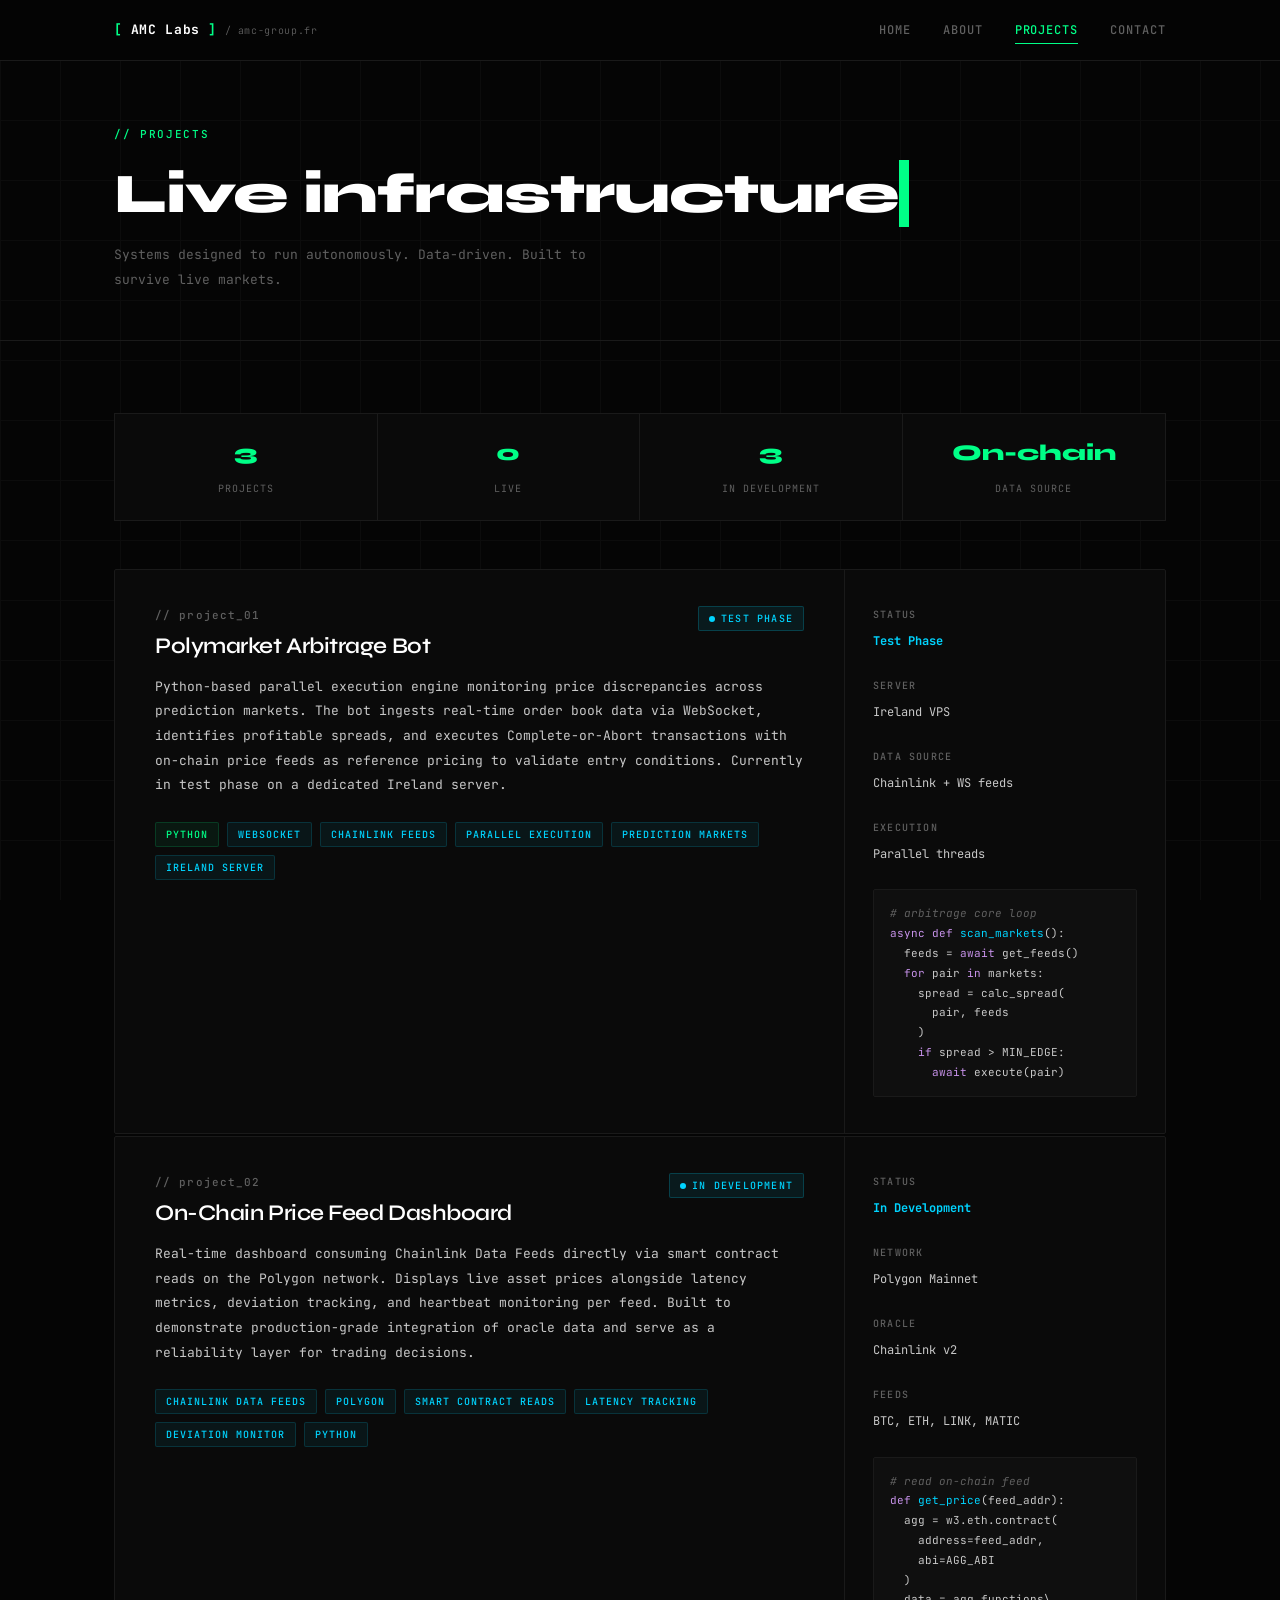
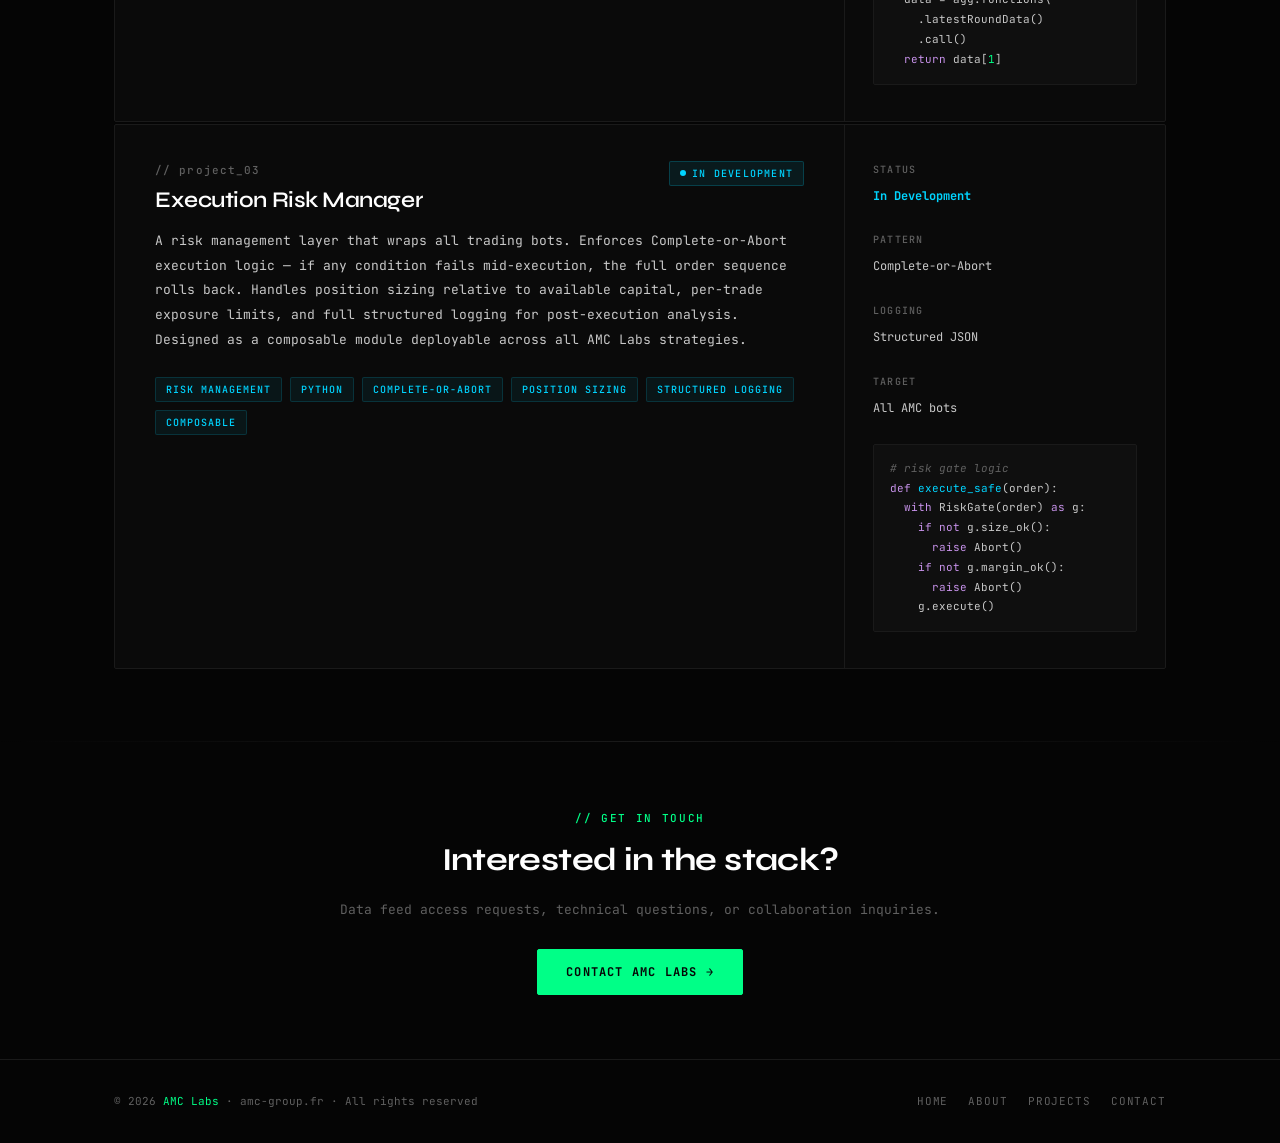
<file: projects.html>
<!DOCTYPE html>
<html lang="en">
<head>
  <meta charset="UTF-8" />
  <meta name="viewport" content="width=device-width, initial-scale=1.0" />
  <meta name="description" content="AMC Labs projects — Polymarket arbitrage bot, on-chain price feed dashboard, execution risk manager." />
  <meta name="author" content="AMC Labs" />
  <meta property="og:title" content="Projects — AMC Labs" />
  <meta property="og:description" content="Algorithmic trading projects: arbitrage bots, Chainlink dashboards, risk management layers." />
  <meta property="og:type" content="website" />
  <title>Projects — AMC Labs</title>
  <link rel="stylesheet" href="styles.css" />
  <style>
    /* ── Projects-specific styles ─── */

    .projects-section {
      padding: 72px 0;
    }

    /* Project card */
    .project-card {
      background: var(--bg-2);
      border: 1px solid var(--border);
      border-radius: 2px;
      overflow: hidden;
      margin-bottom: 2px;
      transition: border-color var(--transition), box-shadow var(--transition);
    }

    .project-card:last-child { margin-bottom: 0; }

    .project-card:hover {
      border-color: rgba(0, 255, 135, 0.15);
      box-shadow: 0 0 32px rgba(0, 255, 135, 0.04);
    }

    .project-inner {
      display: grid;
      grid-template-columns: 1fr 320px;
      min-height: 260px;
    }

    .project-body {
      padding: 36px 40px;
      border-right: 1px solid var(--border);
    }

    .project-header {
      display: flex;
      align-items: flex-start;
      justify-content: space-between;
      gap: 16px;
      margin-bottom: 16px;
      flex-wrap: wrap;
    }

    .project-num {
      font-size: 11px;
      color: var(--text-dim);
      font-weight: 500;
      letter-spacing: 0.1em;
      display: block;
      margin-bottom: 8px;
    }

    .project-body h3 {
      font-size: clamp(1.1rem, 2vw, 1.4rem);
      margin-bottom: 0;
    }

    .project-desc {
      font-size: 13px;
      color: var(--text);
      line-height: 1.9;
      margin-bottom: 24px;
    }

    .project-tags {
      display: flex;
      flex-wrap: wrap;
      gap: 8px;
    }

    .tag {
      font-size: 10px;
      font-weight: 500;
      letter-spacing: 0.1em;
      text-transform: uppercase;
      padding: 3px 10px;
      border-radius: 2px;
      background: rgba(0, 212, 255, 0.06);
      border: 1px solid rgba(0, 212, 255, 0.15);
      color: var(--cyan);
    }

    .tag-green {
      background: rgba(0, 255, 135, 0.06);
      border-color: rgba(0, 255, 135, 0.15);
      color: var(--green);
    }

    /* Project sidebar */
    .project-sidebar {
      padding: 36px 28px;
      display: flex;
      flex-direction: column;
      gap: 24px;
    }

    .meta-block { }

    .meta-block .meta-label {
      display: block;
      font-size: 10px;
      font-weight: 500;
      letter-spacing: 0.12em;
      text-transform: uppercase;
      color: var(--text-dim);
      margin-bottom: 6px;
    }

    .meta-block .meta-value {
      font-size: 12px;
      color: var(--text);
      line-height: 1.6;
    }

    .meta-block .meta-value strong {
      color: #fff;
    }

    /* Code snippet in sidebar */
    .code-snippet {
      background: var(--bg-3);
      border: 1px solid var(--border);
      border-radius: 2px;
      padding: 14px 16px;
      font-size: 11px;
      line-height: 1.8;
      flex: 1;
      overflow: hidden;
    }

    .code-snippet .c-com  { color: var(--text-dim); font-style: italic; }
    .code-snippet .c-key  { color: #c792ea; }
    .code-snippet .c-fn   { color: var(--cyan); }
    .code-snippet .c-str  { color: #ffd080; }
    .code-snippet .c-num  { color: var(--green); }
    .code-snippet .c-op   { color: var(--text-dim); }

    /* Overview metrics bar */
    .metrics-bar {
      background: var(--bg-2);
      border: 1px solid var(--border);
      display: grid;
      grid-template-columns: repeat(4, 1fr);
      margin-bottom: 48px;
    }

    .metric-cell {
      padding: 20px 24px;
      border-right: 1px solid var(--border);
      text-align: center;
    }

    .metric-cell:last-child { border-right: none; }

    .metric-val {
      display: block;
      font-family: var(--font-head);
      font-size: 1.4rem;
      font-weight: 800;
      color: var(--green);
      margin-bottom: 4px;
    }

    .metric-lab {
      font-size: 10px;
      color: var(--text-dim);
      letter-spacing: 0.1em;
      text-transform: uppercase;
    }

    @media (max-width: 900px) {
      .project-inner {
        grid-template-columns: 1fr;
      }

      .project-body {
        border-right: none;
        border-bottom: 1px solid var(--border);
        padding: 28px 24px;
      }

      .project-sidebar {
        padding: 24px;
        flex-direction: row;
        flex-wrap: wrap;
        gap: 16px;
      }

      .meta-block { flex: 1; min-width: 140px; }

      .code-snippet { display: none; }
    }

    @media (max-width: 768px) {
      .metrics-bar { grid-template-columns: repeat(2, 1fr); }
      .metric-cell:nth-child(2) { border-right: none; }
      .metric-cell:nth-child(3) { border-right: 1px solid var(--border); border-top: 1px solid var(--border); }
      .metric-cell:nth-child(4) { border-right: none; border-top: 1px solid var(--border); }
    }
  </style>
</head>
<body>

<!-- ── Header ────────────────────────────────────────────── -->
<header class="site-header">
  <div class="container header-inner">
    <a href="index.html" class="logo">
      <span class="logo-bracket">[</span>AMC Labs<span class="logo-bracket">]</span>
      <span class="logo-sub">/ amc-group.fr</span>
    </a>
    <nav class="site-nav" id="site-nav" aria-label="Main navigation">
      <a href="index.html">Home</a>
      <a href="about.html">About</a>
      <a href="projects.html" class="active">Projects</a>
      <a href="contact.html">Contact</a>
    </nav>
    <button class="nav-toggle" id="nav-toggle" aria-label="Toggle navigation" aria-expanded="false">
      <span></span><span></span><span></span>
    </button>
  </div>
</header>

<!-- ── Main ──────────────────────────────────────────────── -->
<main>

  <!-- Page Hero -->
  <section class="page-hero">
    <div class="container">
      <span class="label">// projects</span>
      <h1>Live infrastructure<span class="cursor"></span></h1>
      <p style="margin-top: 16px; max-width: 520px; color: var(--text-dim); font-size: 13px; line-height: 1.9;">
        Systems designed to run autonomously. Data-driven. Built to survive live markets.
      </p>
    </div>
  </section>

  <section class="projects-section">
    <div class="container">

      <!-- Metrics bar -->
      <div class="metrics-bar">
        <div class="metric-cell">
          <span class="metric-val">3</span>
          <span class="metric-lab">Projects</span>
        </div>
        <div class="metric-cell">
          <span class="metric-val">0</span>
          <span class="metric-lab">Live</span>
        </div>
        <div class="metric-cell">
          <span class="metric-val">3</span>
          <span class="metric-lab">In Development</span>
        </div>
        <div class="metric-cell">
          <span class="metric-val">On-chain</span>
          <span class="metric-lab">Data Source</span>
        </div>
      </div>

      <!-- Project 1 -->
      <article class="project-card">
        <div class="project-inner">
          <div class="project-body">
            <div class="project-header">
              <div>
                <span class="project-num">// project_01</span>
                <h3>Polymarket Arbitrage Bot</h3>
              </div>
              <span class="status status-dev">Test Phase</span>
            </div>
            <p class="project-desc">
              Python-based parallel execution engine monitoring price discrepancies across
              prediction markets. The bot ingests real-time order book data via WebSocket,
              identifies profitable spreads, and executes Complete-or-Abort transactions
              with on-chain price feeds as reference pricing to validate entry conditions.
              Currently in test phase on a dedicated Ireland server.
            </p>
            <div class="project-tags">
              <span class="tag tag-green">Python</span>
              <span class="tag">WebSocket</span>
              <span class="tag">Chainlink Feeds</span>
              <span class="tag">Parallel Execution</span>
              <span class="tag">Prediction Markets</span>
              <span class="tag">Ireland Server</span>
            </div>
          </div>
          <aside class="project-sidebar">
            <div class="meta-block">
              <span class="meta-label">Status</span>
              <span class="meta-value"><strong style="color: var(--cyan);">Test Phase</strong></span>
            </div>
            <div class="meta-block">
              <span class="meta-label">Server</span>
              <span class="meta-value">Ireland VPS</span>
            </div>
            <div class="meta-block">
              <span class="meta-label">Data Source</span>
              <span class="meta-value">Chainlink + WS feeds</span>
            </div>
            <div class="meta-block">
              <span class="meta-label">Execution</span>
              <span class="meta-value">Parallel threads</span>
            </div>
            <div class="code-snippet" aria-hidden="true">
              <span class="c-com"># arbitrage core loop</span><br>
              <span class="c-key">async def</span> <span class="c-fn">scan_markets</span>():<br>
              &nbsp;&nbsp;feeds = <span class="c-key">await</span> get_feeds()<br>
              &nbsp;&nbsp;<span class="c-key">for</span> pair <span class="c-key">in</span> markets:<br>
              &nbsp;&nbsp;&nbsp;&nbsp;spread = calc_spread(<br>
              &nbsp;&nbsp;&nbsp;&nbsp;&nbsp;&nbsp;pair, feeds<br>
              &nbsp;&nbsp;&nbsp;&nbsp;)<br>
              &nbsp;&nbsp;&nbsp;&nbsp;<span class="c-key">if</span> spread &gt; MIN_EDGE:<br>
              &nbsp;&nbsp;&nbsp;&nbsp;&nbsp;&nbsp;<span class="c-key">await</span> execute(pair)
            </div>
          </aside>
        </div>
      </article>

      <!-- Project 2 -->
      <article class="project-card">
        <div class="project-inner">
          <div class="project-body">
            <div class="project-header">
              <div>
                <span class="project-num">// project_02</span>
                <h3>On-Chain Price Feed Dashboard</h3>
              </div>
              <span class="status status-dev">In Development</span>
            </div>
            <p class="project-desc">
              Real-time dashboard consuming Chainlink Data Feeds directly via smart contract reads
              on the Polygon network. Displays live asset prices alongside latency metrics,
              deviation tracking, and heartbeat monitoring per feed. Built to demonstrate
              production-grade integration of oracle data and serve as a reliability layer
              for trading decisions.
            </p>
            <div class="project-tags">
              <span class="tag">Chainlink Data Feeds</span>
              <span class="tag">Polygon</span>
              <span class="tag">Smart Contract Reads</span>
              <span class="tag">Latency Tracking</span>
              <span class="tag">Deviation Monitor</span>
              <span class="tag">Python</span>
            </div>
          </div>
          <aside class="project-sidebar">
            <div class="meta-block">
              <span class="meta-label">Status</span>
              <span class="meta-value"><strong style="color: var(--cyan);">In Development</strong></span>
            </div>
            <div class="meta-block">
              <span class="meta-label">Network</span>
              <span class="meta-value">Polygon Mainnet</span>
            </div>
            <div class="meta-block">
              <span class="meta-label">Oracle</span>
              <span class="meta-value">Chainlink v2</span>
            </div>
            <div class="meta-block">
              <span class="meta-label">Feeds</span>
              <span class="meta-value">BTC, ETH, LINK, MATIC</span>
            </div>
            <div class="code-snippet" aria-hidden="true">
              <span class="c-com"># read on-chain feed</span><br>
              <span class="c-key">def</span> <span class="c-fn">get_price</span>(feed_addr):<br>
              &nbsp;&nbsp;agg = w3.eth.contract(<br>
              &nbsp;&nbsp;&nbsp;&nbsp;address=feed_addr,<br>
              &nbsp;&nbsp;&nbsp;&nbsp;abi=AGG_ABI<br>
              &nbsp;&nbsp;)<br>
              &nbsp;&nbsp;data = agg.functions\<br>
              &nbsp;&nbsp;&nbsp;&nbsp;.latestRoundData()<br>
              &nbsp;&nbsp;&nbsp;&nbsp;.call()<br>
              &nbsp;&nbsp;<span class="c-key">return</span> data[<span class="c-num">1</span>]
            </div>
          </aside>
        </div>
      </article>

      <!-- Project 3 -->
      <article class="project-card">
        <div class="project-inner">
          <div class="project-body">
            <div class="project-header">
              <div>
                <span class="project-num">// project_03</span>
                <h3>Execution Risk Manager</h3>
              </div>
              <span class="status status-dev">In Development</span>
            </div>
            <p class="project-desc">
              A risk management layer that wraps all trading bots. Enforces Complete-or-Abort
              execution logic — if any condition fails mid-execution, the full order sequence
              rolls back. Handles position sizing relative to available capital, per-trade
              exposure limits, and full structured logging for post-execution analysis.
              Designed as a composable module deployable across all AMC Labs strategies.
            </p>
            <div class="project-tags">
              <span class="tag">Risk Management</span>
              <span class="tag">Python</span>
              <span class="tag">Complete-or-Abort</span>
              <span class="tag">Position Sizing</span>
              <span class="tag">Structured Logging</span>
              <span class="tag">Composable</span>
            </div>
          </div>
          <aside class="project-sidebar">
            <div class="meta-block">
              <span class="meta-label">Status</span>
              <span class="meta-value"><strong style="color: var(--cyan);">In Development</strong></span>
            </div>
            <div class="meta-block">
              <span class="meta-label">Pattern</span>
              <span class="meta-value">Complete-or-Abort</span>
            </div>
            <div class="meta-block">
              <span class="meta-label">Logging</span>
              <span class="meta-value">Structured JSON</span>
            </div>
            <div class="meta-block">
              <span class="meta-label">Target</span>
              <span class="meta-value">All AMC bots</span>
            </div>
            <div class="code-snippet" aria-hidden="true">
              <span class="c-com"># risk gate logic</span><br>
              <span class="c-key">def</span> <span class="c-fn">execute_safe</span>(order):<br>
              &nbsp;&nbsp;<span class="c-key">with</span> RiskGate(order) <span class="c-key">as</span> g:<br>
              &nbsp;&nbsp;&nbsp;&nbsp;<span class="c-key">if not</span> g.size_ok():<br>
              &nbsp;&nbsp;&nbsp;&nbsp;&nbsp;&nbsp;<span class="c-key">raise</span> Abort()<br>
              &nbsp;&nbsp;&nbsp;&nbsp;<span class="c-key">if not</span> g.margin_ok():<br>
              &nbsp;&nbsp;&nbsp;&nbsp;&nbsp;&nbsp;<span class="c-key">raise</span> Abort()<br>
              &nbsp;&nbsp;&nbsp;&nbsp;g.execute()
            </div>
          </aside>
        </div>
      </article>

    </div>
  </section>

  <div class="divider"></div>

  <!-- CTA -->
  <section style="padding: 64px 0; text-align: center;">
    <div class="container">
      <span class="label">// get in touch</span>
      <h2 style="margin-top: 12px; margin-bottom: 20px;">Interested in the stack?</h2>
      <p style="font-size: 13px; color: var(--text-dim); margin-bottom: 28px;">
        Data feed access requests, technical questions, or collaboration inquiries.
      </p>
      <a href="contact.html" class="btn btn-primary">Contact AMC Labs &rarr;</a>
    </div>
  </section>

</main>

<!-- ── Footer ────────────────────────────────────────────── -->
<footer class="site-footer">
  <div class="container footer-inner">
    <p class="footer-copy">&copy; 2026 <span>AMC Labs</span> · amc-group.fr · All rights reserved</p>
    <nav class="footer-links" aria-label="Footer navigation">
      <a href="index.html">Home</a>
      <a href="about.html">About</a>
      <a href="projects.html">Projects</a>
      <a href="contact.html">Contact</a>
    </nav>
  </div>
</footer>

<script>
  const toggle = document.getElementById('nav-toggle');
  const nav    = document.getElementById('site-nav');
  toggle.addEventListener('click', () => {
    const open = nav.classList.toggle('open');
    toggle.setAttribute('aria-expanded', open);
  });
  nav.querySelectorAll('a').forEach(a => {
    a.addEventListener('click', () => {
      nav.classList.remove('open');
      toggle.setAttribute('aria-expanded', 'false');
    });
  });
</script>
</body>
</html>
</file>
<file: styles.css>
/* ============================================================
   AMC Labs — Shared Stylesheet
   amc-group.fr
   ============================================================ */

@import url('https://fonts.googleapis.com/css2?family=JetBrains+Mono:wght@300;400;500;700&family=Syne:wght@400;600;700;800&display=swap');

/* ── Reset & Base ─────────────────────────────────────────── */
*, *::before, *::after {
  box-sizing: border-box;
  margin: 0;
  padding: 0;
}

:root {
  --bg:       #050505;
  --bg-2:     #0a0a0a;
  --bg-3:     #0f0f0f;
  --green:    #00ff87;
  --cyan:     #00d4ff;
  --muted:    #3a3a3a;
  --text:     #c8c8c8;
  --text-dim: #606060;
  --border:   #1a1a1a;
  --font-mono: 'JetBrains Mono', 'Courier New', monospace;
  --font-head: 'Syne', sans-serif;
  --max-w:    1100px;
  --transition: 0.2s ease;
}

html {
  scroll-behavior: smooth;
}

body {
  background-color: var(--bg);
  color: var(--text);
  font-family: var(--font-mono);
  font-size: 14px;
  line-height: 1.7;
  min-height: 100vh;
  display: flex;
  flex-direction: column;
  overflow-x: hidden;
}

/* Grid overlay on body */
body::before {
  content: '';
  position: fixed;
  inset: 0;
  background-image:
    linear-gradient(var(--border) 1px, transparent 1px),
    linear-gradient(90deg, var(--border) 1px, transparent 1px);
  background-size: 60px 60px;
  opacity: 0.35;
  pointer-events: none;
  z-index: 0;
}

main {
  flex: 1;
  position: relative;
  z-index: 1;
}

a {
  color: var(--cyan);
  text-decoration: none;
  transition: color var(--transition);
}

a:hover {
  color: var(--green);
}

img { display: block; max-width: 100%; }

/* ── Typography ───────────────────────────────────────────── */
h1, h2, h3, h4 {
  font-family: var(--font-head);
  color: #fff;
  line-height: 1.15;
  letter-spacing: -0.02em;
}

h1 { font-size: clamp(2rem, 5vw, 3.5rem); font-weight: 800; }
h2 { font-size: clamp(1.4rem, 3vw, 2rem);  font-weight: 700; }
h3 { font-size: clamp(1rem, 2vw, 1.25rem); font-weight: 600; }

p { color: var(--text); }

.label {
  font-family: var(--font-mono);
  font-size: 11px;
  font-weight: 500;
  letter-spacing: 0.15em;
  text-transform: uppercase;
  color: var(--green);
}

/* ── Layout helpers ───────────────────────────────────────── */
.container {
  max-width: var(--max-w);
  margin: 0 auto;
  padding: 0 24px;
}

section {
  padding: 80px 0;
}

.section-header {
  margin-bottom: 48px;
}

.section-header .label {
  display: block;
  margin-bottom: 12px;
}

/* ── Header ───────────────────────────────────────────────── */
.site-header {
  position: sticky;
  top: 0;
  z-index: 100;
  background: rgba(5, 5, 5, 0.92);
  backdrop-filter: blur(12px);
  border-bottom: 1px solid var(--border);
}

.header-inner {
  display: flex;
  align-items: center;
  justify-content: space-between;
  height: 60px;
}

.logo {
  font-family: var(--font-mono);
  font-size: 13px;
  font-weight: 700;
  color: #fff;
  letter-spacing: 0.05em;
  display: flex;
  align-items: center;
  gap: 8px;
}

.logo .logo-bracket {
  color: var(--green);
}

.logo-sub {
  font-size: 10px;
  color: var(--text-dim);
  font-weight: 300;
}

.site-nav {
  display: flex;
  align-items: center;
  gap: 32px;
}

.site-nav a {
  font-size: 12px;
  font-weight: 500;
  color: var(--text-dim);
  letter-spacing: 0.08em;
  text-transform: uppercase;
  transition: color var(--transition);
  position: relative;
}

.site-nav a::after {
  content: '';
  position: absolute;
  bottom: -4px;
  left: 0;
  width: 0;
  height: 1px;
  background: var(--green);
  transition: width var(--transition);
}

.site-nav a:hover,
.site-nav a.active {
  color: var(--green);
}

.site-nav a:hover::after,
.site-nav a.active::after {
  width: 100%;
}

/* Hamburger */
.nav-toggle {
  display: none;
  flex-direction: column;
  gap: 5px;
  background: none;
  border: none;
  cursor: pointer;
  padding: 4px;
}

.nav-toggle span {
  display: block;
  width: 22px;
  height: 1px;
  background: var(--text);
  transition: all var(--transition);
}

/* ── Footer ───────────────────────────────────────────────── */
.site-footer {
  position: relative;
  z-index: 1;
  border-top: 1px solid var(--border);
  background: var(--bg);
  padding: 32px 0;
}

.footer-inner {
  display: flex;
  align-items: center;
  justify-content: space-between;
  flex-wrap: wrap;
  gap: 12px;
}

.footer-copy {
  font-size: 11px;
  color: var(--text-dim);
}

.footer-copy span {
  color: var(--green);
}

.footer-links {
  display: flex;
  gap: 20px;
}

.footer-links a {
  font-size: 11px;
  color: var(--text-dim);
  letter-spacing: 0.08em;
  text-transform: uppercase;
}

.footer-links a:hover {
  color: var(--cyan);
}

/* ── Buttons ──────────────────────────────────────────────── */
.btn {
  display: inline-flex;
  align-items: center;
  gap: 8px;
  font-family: var(--font-mono);
  font-size: 12px;
  font-weight: 700;
  letter-spacing: 0.1em;
  text-transform: uppercase;
  padding: 12px 28px;
  border-radius: 2px;
  border: 1px solid transparent;
  cursor: pointer;
  transition: all var(--transition);
  text-decoration: none;
}

.btn-primary {
  background: var(--green);
  color: #050505;
  border-color: var(--green);
}

.btn-primary:hover {
  background: transparent;
  color: var(--green);
}

.btn-outline {
  background: transparent;
  color: var(--cyan);
  border-color: var(--cyan);
}

.btn-outline:hover {
  background: var(--cyan);
  color: #050505;
}

/* ── Blinking cursor ──────────────────────────────────────── */
.cursor {
  display: inline-block;
  width: 10px;
  height: 1.2em;
  background: var(--green);
  vertical-align: text-bottom;
  animation: blink 1s step-end infinite;
}

@keyframes blink {
  0%, 100% { opacity: 1; }
  50%       { opacity: 0; }
}

/* ── Terminal prompt prefix ───────────────────────────────── */
.prompt::before {
  content: '> ';
  color: var(--green);
}

/* ── Divider ──────────────────────────────────────────────── */
.divider {
  height: 1px;
  background: linear-gradient(90deg, transparent, var(--border), transparent);
  margin: 0;
}

/* ── Status badge ─────────────────────────────────────────── */
.status {
  display: inline-flex;
  align-items: center;
  gap: 6px;
  font-size: 10px;
  font-weight: 500;
  letter-spacing: 0.12em;
  text-transform: uppercase;
  padding: 3px 10px;
  border-radius: 2px;
}

.status::before {
  content: '';
  width: 6px;
  height: 6px;
  border-radius: 50%;
}

.status-live {
  color: var(--green);
  background: rgba(0, 255, 135, 0.08);
  border: 1px solid rgba(0, 255, 135, 0.2);
}

.status-live::before {
  background: var(--green);
  box-shadow: 0 0 4px var(--green);
  animation: pulse 1.5s ease-in-out infinite;
}

.status-dev {
  color: var(--cyan);
  background: rgba(0, 212, 255, 0.08);
  border: 1px solid rgba(0, 212, 255, 0.2);
}

.status-dev::before {
  background: var(--cyan);
}

@keyframes pulse {
  0%, 100% { opacity: 1; }
  50%       { opacity: 0.4; }
}

/* ── Scanline effect ──────────────────────────────────────── */
@keyframes scanline {
  0%   { transform: translateY(-100%); }
  100% { transform: translateY(100vh); }
}

/* ── Page hero ────────────────────────────────────────────── */
.page-hero {
  padding: 64px 0 48px;
  border-bottom: 1px solid var(--border);
}

.page-hero .label {
  display: block;
  margin-bottom: 16px;
}

/* ── Card ─────────────────────────────────────────────────── */
.card {
  background: var(--bg-2);
  border: 1px solid var(--border);
  border-radius: 2px;
  padding: 28px;
  transition: border-color var(--transition), box-shadow var(--transition);
}

.card:hover {
  border-color: var(--muted);
  box-shadow: 0 0 20px rgba(0, 255, 135, 0.04);
}

/* ── Form elements ────────────────────────────────────────── */
.form-group {
  margin-bottom: 20px;
}

.form-group label {
  display: block;
  font-size: 11px;
  font-weight: 500;
  letter-spacing: 0.1em;
  text-transform: uppercase;
  color: var(--text-dim);
  margin-bottom: 8px;
}

.form-group input,
.form-group textarea {
  width: 100%;
  background: var(--bg-2);
  border: 1px solid var(--border);
  border-radius: 2px;
  color: var(--text);
  font-family: var(--font-mono);
  font-size: 13px;
  padding: 12px 16px;
  transition: border-color var(--transition);
  outline: none;
  -webkit-appearance: none;
}

.form-group input:focus,
.form-group textarea:focus {
  border-color: var(--cyan);
  box-shadow: 0 0 0 2px rgba(0, 212, 255, 0.08);
}

.form-group textarea {
  resize: vertical;
  min-height: 140px;
}

.form-group input::placeholder,
.form-group textarea::placeholder {
  color: var(--text-dim);
}

/* ── Responsive ───────────────────────────────────────────── */
@media (max-width: 768px) {
  section { padding: 56px 0; }

  .site-nav {
    display: none;
    position: absolute;
    top: 60px;
    left: 0;
    right: 0;
    background: var(--bg);
    border-bottom: 1px solid var(--border);
    flex-direction: column;
    align-items: flex-start;
    padding: 24px;
    gap: 20px;
  }

  .site-nav.open { display: flex; }

  .site-nav a { font-size: 13px; }

  .nav-toggle { display: flex; }

  .footer-inner { flex-direction: column; align-items: flex-start; }
}
</file>
